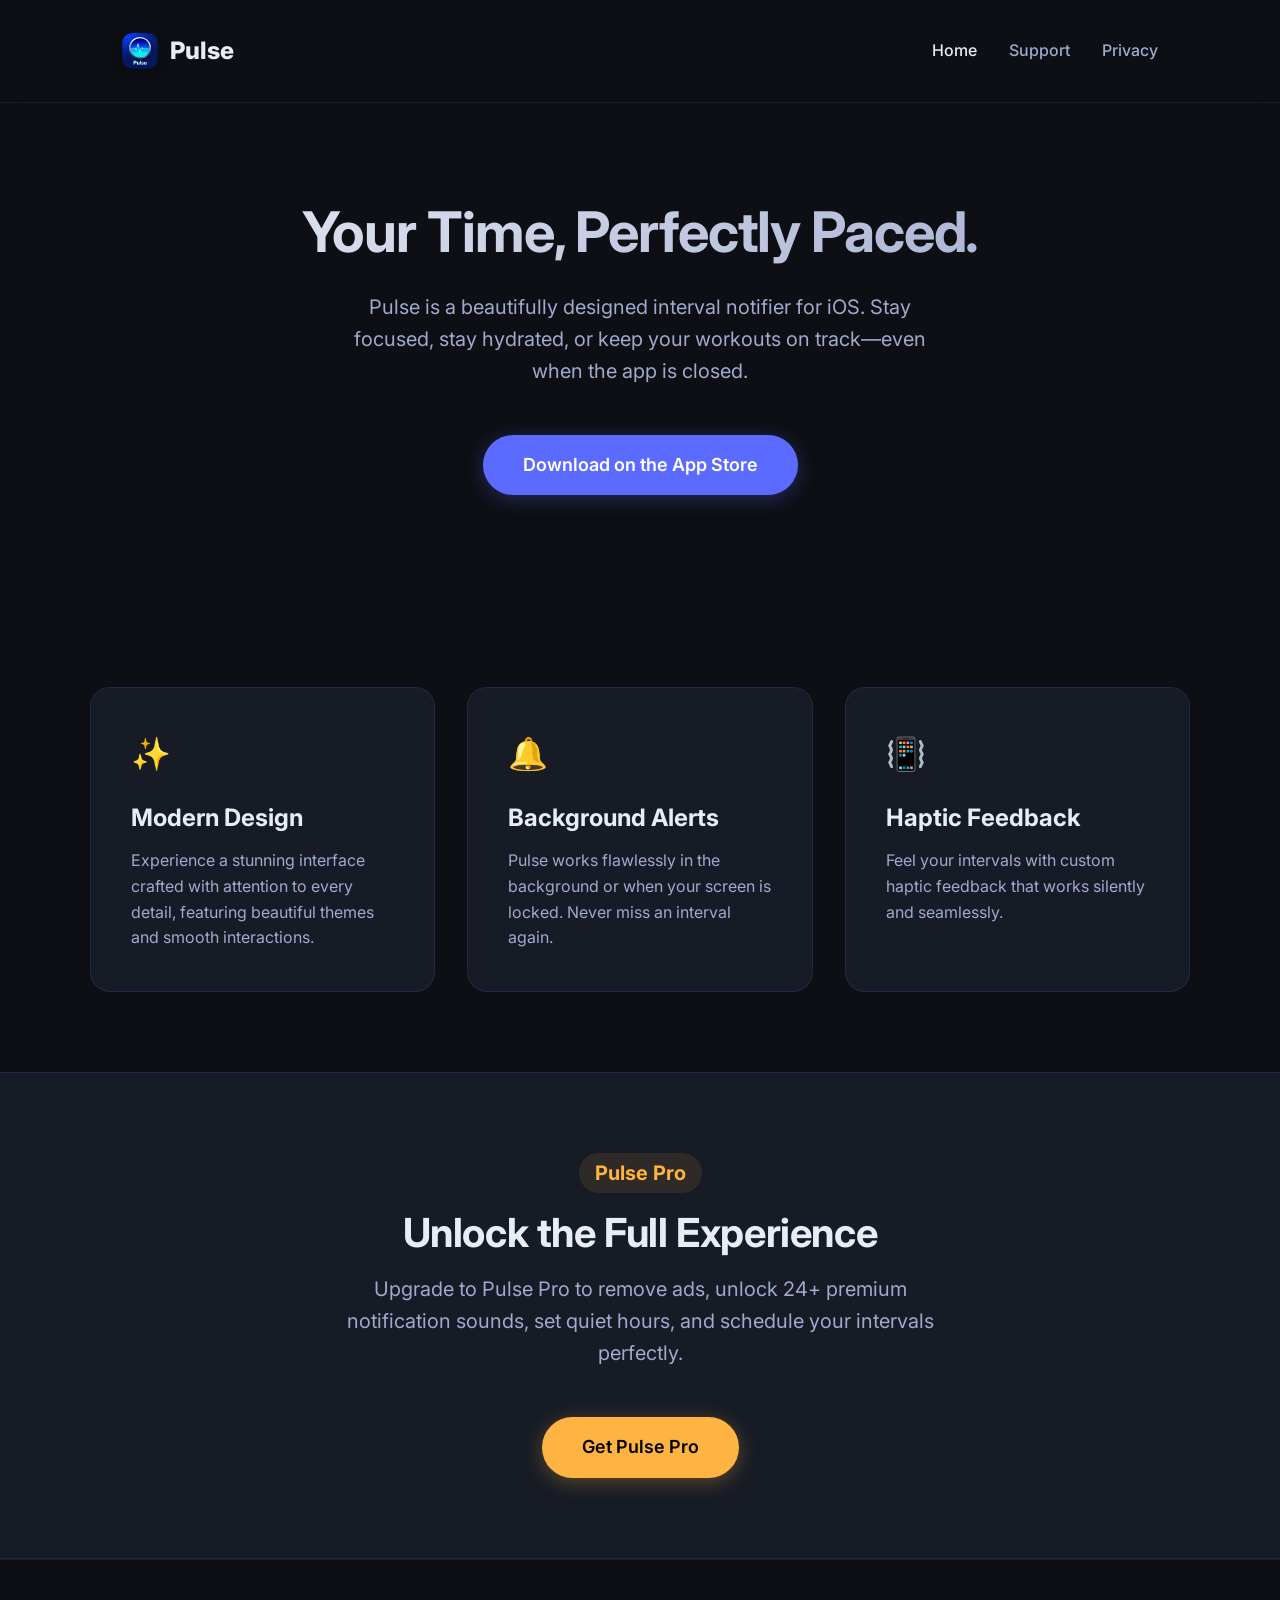
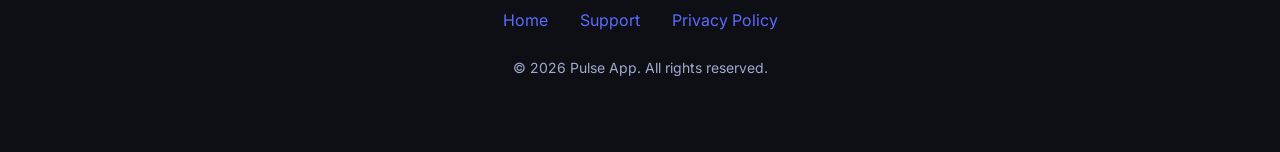
<file: index.html>
<!DOCTYPE html>
<html lang="en">
<head>
    <meta charset="UTF-8">
    <meta name="viewport" content="width=device-width, initial-scale=1.0">
    <title>Pulse - Interval Notifier</title>
    <meta name="description" content="Pulse is a modern interval notifier for iOS. Beautifully designed, completely customizable, and works perfectly in the background.">
    <link rel="stylesheet" href="styles.css">
    <link rel="icon" type="image/jpeg" href="assets/logo.jpg">
    <link href="https://fonts.googleapis.com/css2?family=Inter:wght@400;500;600;700;800&display=swap" rel="stylesheet">
</head>
<body>
    <header>
        <div class="container nav-container">
            <a href="index.html" class="logo">
                <img src="assets/logo.jpg" alt="Pulse Logo" class="logo-img"> Pulse
            </a>
            <nav class="nav-links">
                <a href="index.html" class="active">Home</a>
                <a href="support.html">Support</a>
                <a href="privacy.html">Privacy</a>
            </nav>
        </div>
    </header>

    <main>
        <section class="hero container">
            <h1>Your Time, Perfectly Paced.</h1>
            <p class="hero-subtitle">Pulse is a beautifully designed interval notifier for iOS. Stay focused, stay hydrated, or keep your workouts on track—even when the app is closed.</p>
            <a href="https://apps.apple.com/app/pulse-interval-notifier/id6764894771" class="cta-button" target="_blank" rel="noopener noreferrer">Download on the App Store</a>
        </section>

        <section class="features container">
            <div class="features-grid">
                <div class="feature-card">
                    <div class="feature-icon">✨</div>
                    <h3>Modern Design</h3>
                    <p>Experience a stunning interface crafted with attention to every detail, featuring beautiful themes and smooth interactions.</p>
                </div>
                <div class="feature-card">
                    <div class="feature-icon">🔔</div>
                    <h3>Background Alerts</h3>
                    <p>Pulse works flawlessly in the background or when your screen is locked. Never miss an interval again.</p>
                </div>
                <div class="feature-card">
                    <div class="feature-icon">📳</div>
                    <h3>Haptic Feedback</h3>
                    <p>Feel your intervals with custom haptic feedback that works silently and seamlessly.</p>
                </div>
            </div>
        </section>

        <section class="pro-section">
            <div class="container">
                <span class="pro-badge">Pulse Pro</span>
                <h2>Unlock the Full Experience</h2>
                <p class="hero-subtitle">Upgrade to Pulse Pro to remove ads, unlock 24+ premium notification sounds, set quiet hours, and schedule your intervals perfectly.</p>
                <a href="https://apps.apple.com/app/pulse-interval-notifier/id6764894771" class="cta-button" style="background-color: var(--accent-yellow); color: #000; box-shadow: 0 4px 20px rgba(255, 179, 64, 0.3);" target="_blank" rel="noopener noreferrer">Get Pulse Pro</a>
            </div>
        </section>
    </main>

    <footer>
        <div class="container">
            <div class="footer-links">
                <a href="index.html">Home</a>
                <a href="support.html">Support</a>
                <a href="privacy.html">Privacy Policy</a>
            </div>
            <p class="footer-text">© 2026 Pulse App. All rights reserved.</p>
        </div>
    </footer>
</body>
</html>
</file>
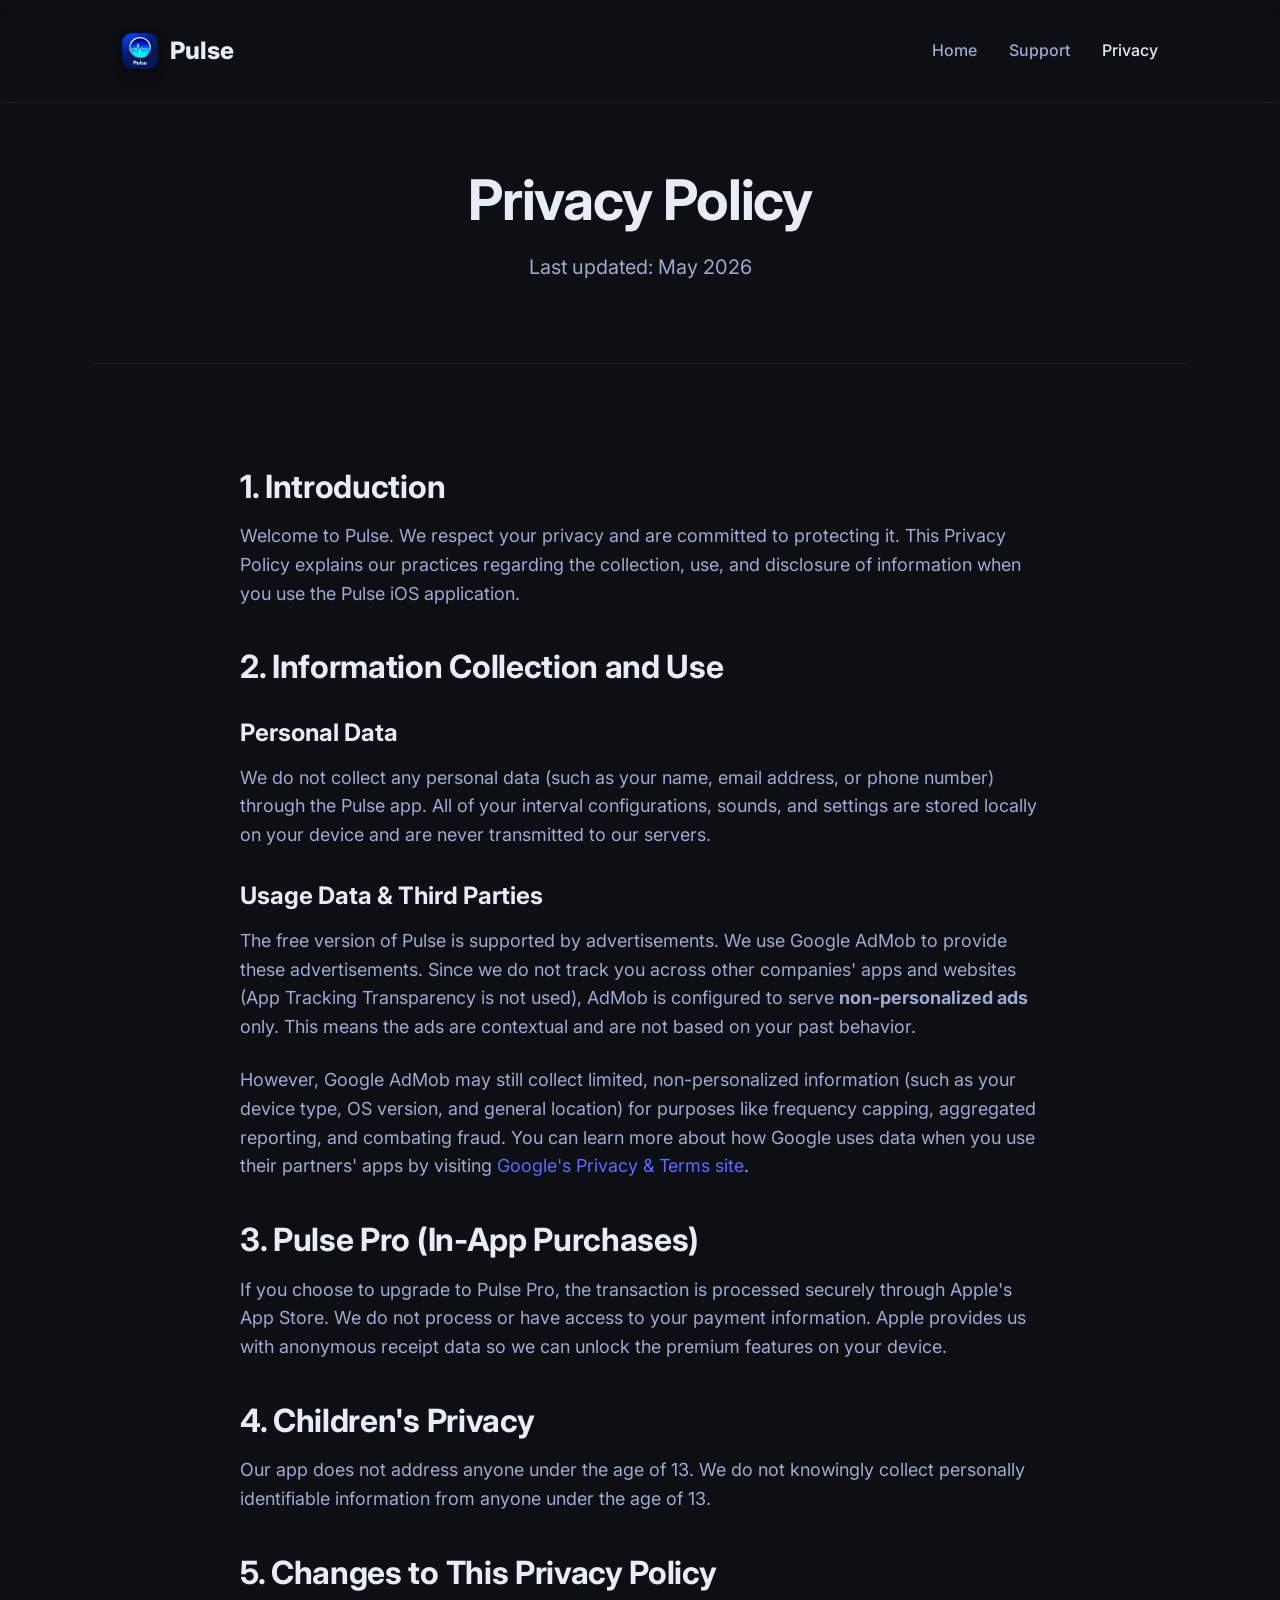
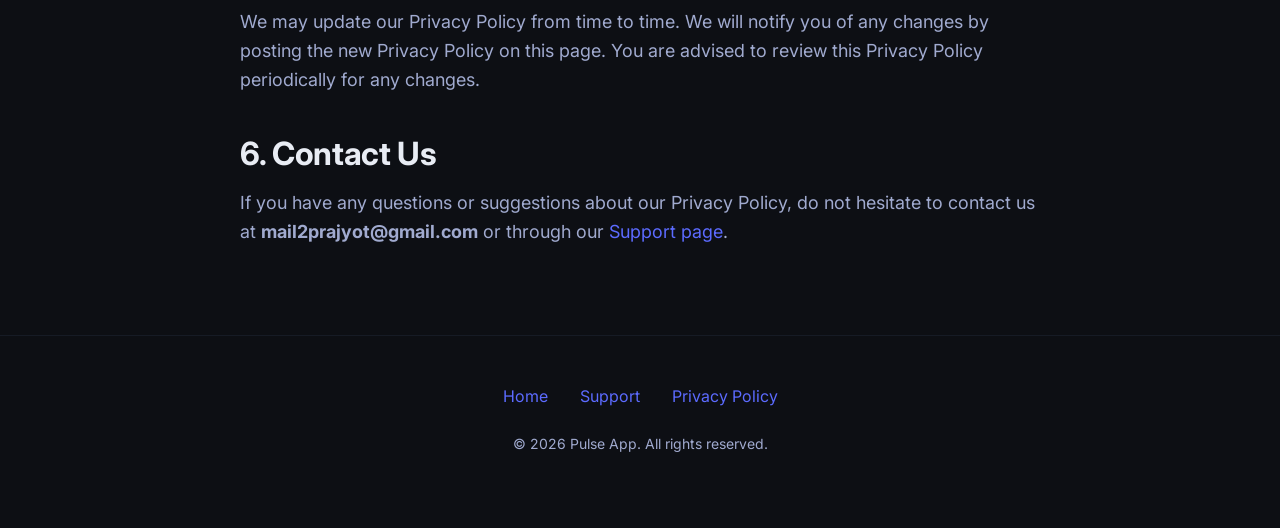
<file: privacy.html>
<!DOCTYPE html>
<html lang="en">
<head>
    <meta charset="UTF-8">
    <meta name="viewport" content="width=device-width, initial-scale=1.0">
    <title>Privacy Policy - Pulse</title>
    <meta name="description" content="Privacy Policy for the Pulse app. Learn how we handle your data.">
    <link rel="stylesheet" href="styles.css">
    <link rel="icon" type="image/jpeg" href="assets/logo.jpg">
    <link href="https://fonts.googleapis.com/css2?family=Inter:wght@400;500;600;700;800&display=swap" rel="stylesheet">
</head>
<body>
    <header>
        <div class="container nav-container">
            <a href="index.html" class="logo">
                <img src="assets/logo.jpg" alt="Pulse Logo" class="logo-img"> Pulse
            </a>
            <nav class="nav-links">
                <a href="index.html">Home</a>
                <a href="support.html">Support</a>
                <a href="privacy.html" class="active">Privacy</a>
            </nav>
        </div>
    </header>

    <main>
        <section class="page-header container">
            <h1>Privacy Policy</h1>
            <p class="hero-subtitle">Last updated: May 2026</p>
        </section>

        <section class="content-section">
            <h2>1. Introduction</h2>
            <p>Welcome to Pulse. We respect your privacy and are committed to protecting it. This Privacy Policy explains our practices regarding the collection, use, and disclosure of information when you use the Pulse iOS application.</p>

            <h2>2. Information Collection and Use</h2>
            <h3>Personal Data</h3>
            <p>We do not collect any personal data (such as your name, email address, or phone number) through the Pulse app. All of your interval configurations, sounds, and settings are stored locally on your device and are never transmitted to our servers.</p>

            <h3>Usage Data & Third Parties</h3>
            <p>The free version of Pulse is supported by advertisements. We use Google AdMob to provide these advertisements. Since we do not track you across other companies' apps and websites (App Tracking Transparency is not used), AdMob is configured to serve <strong>non-personalized ads</strong> only. This means the ads are contextual and are not based on your past behavior.</p>
            <p>However, Google AdMob may still collect limited, non-personalized information (such as your device type, OS version, and general location) for purposes like frequency capping, aggregated reporting, and combating fraud. You can learn more about how Google uses data when you use their partners' apps by visiting <a href="https://policies.google.com/technologies/partner-sites" target="_blank">Google's Privacy & Terms site</a>.</p>

            <h2>3. Pulse Pro (In-App Purchases)</h2>
            <p>If you choose to upgrade to Pulse Pro, the transaction is processed securely through Apple's App Store. We do not process or have access to your payment information. Apple provides us with anonymous receipt data so we can unlock the premium features on your device.</p>

            <h2>4. Children's Privacy</h2>
            <p>Our app does not address anyone under the age of 13. We do not knowingly collect personally identifiable information from anyone under the age of 13.</p>

            <h2>5. Changes to This Privacy Policy</h2>
            <p>We may update our Privacy Policy from time to time. We will notify you of any changes by posting the new Privacy Policy on this page. You are advised to review this Privacy Policy periodically for any changes.</p>

            <h2>6. Contact Us</h2>
            <p>If you have any questions or suggestions about our Privacy Policy, do not hesitate to contact us at <strong>mail2prajyot@gmail.com</strong> or through our <a href="support.html">Support page</a>.</p>
        </section>
    </main>

    <footer>
        <div class="container">
            <div class="footer-links">
                <a href="index.html">Home</a>
                <a href="support.html">Support</a>
                <a href="privacy.html">Privacy Policy</a>
            </div>
            <p class="footer-text">© 2026 Pulse App. All rights reserved.</p>
        </div>
    </footer>
</body>
</html>
</file>
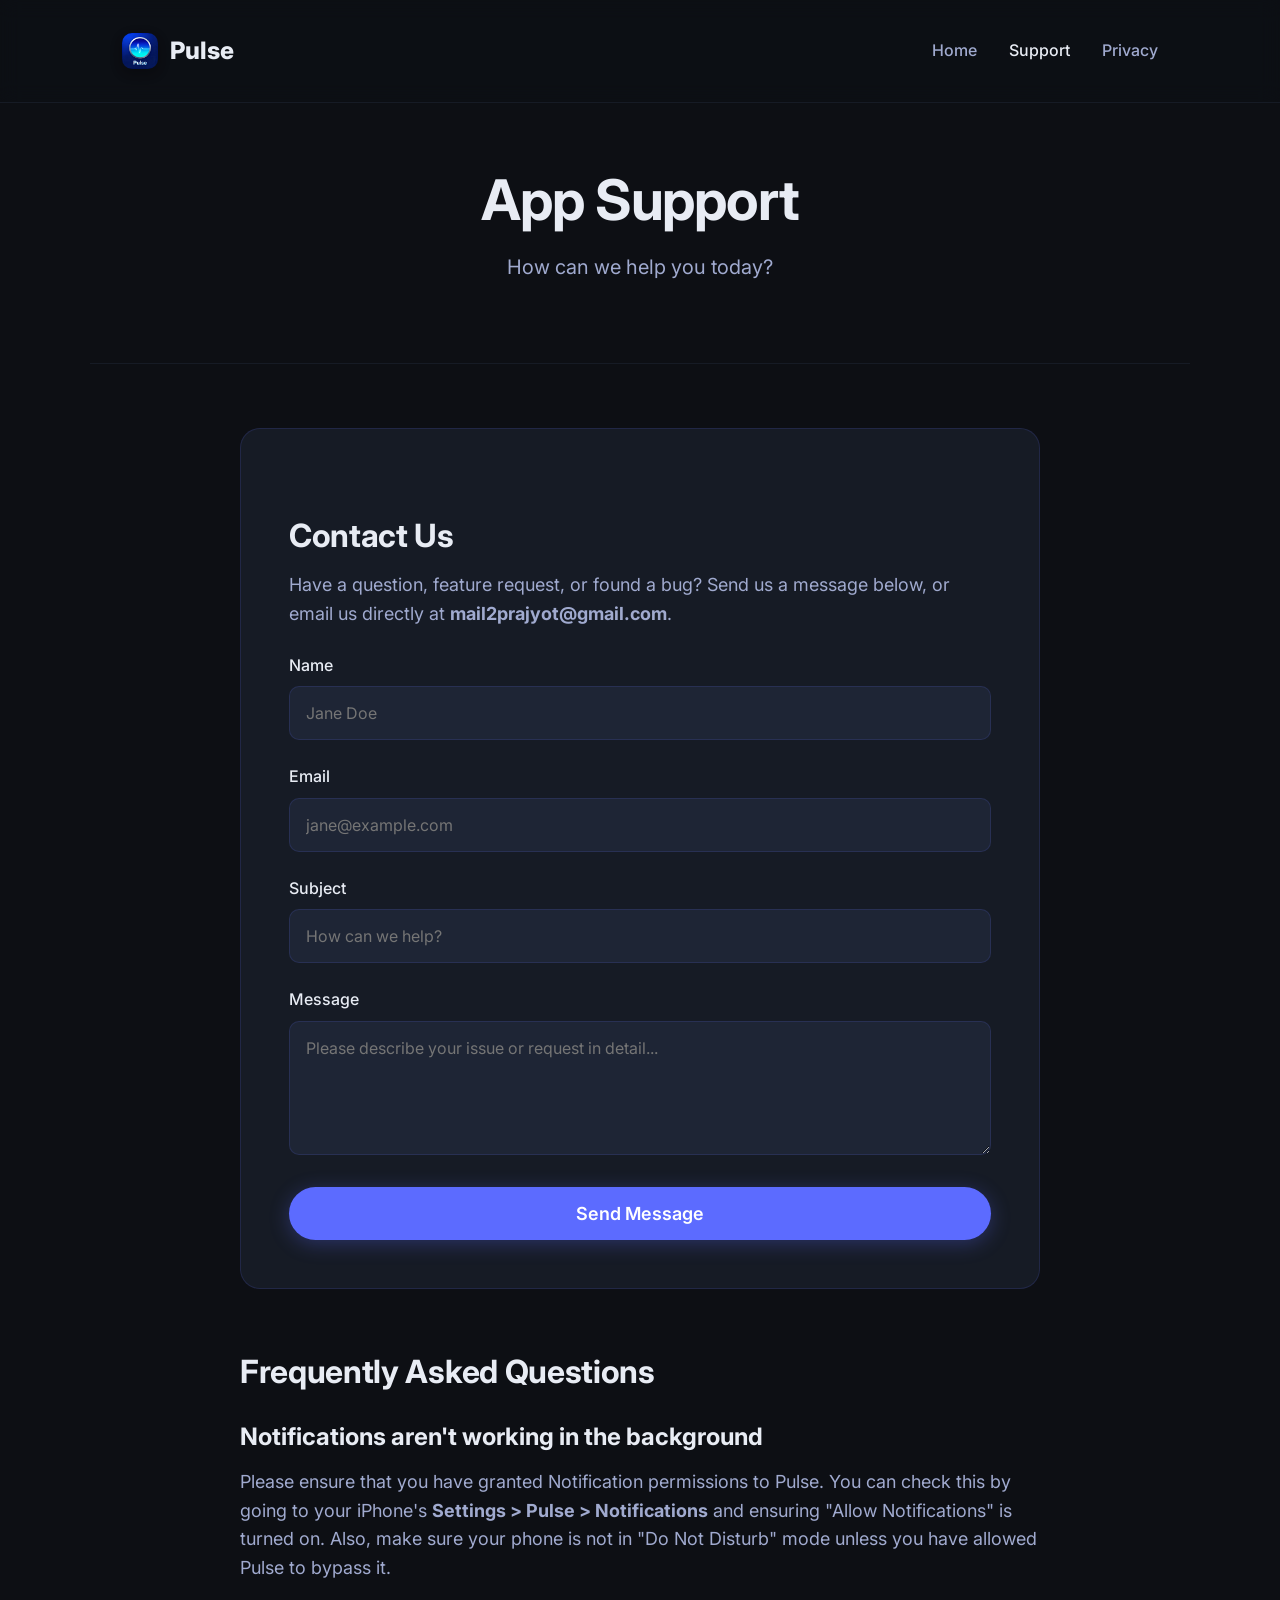
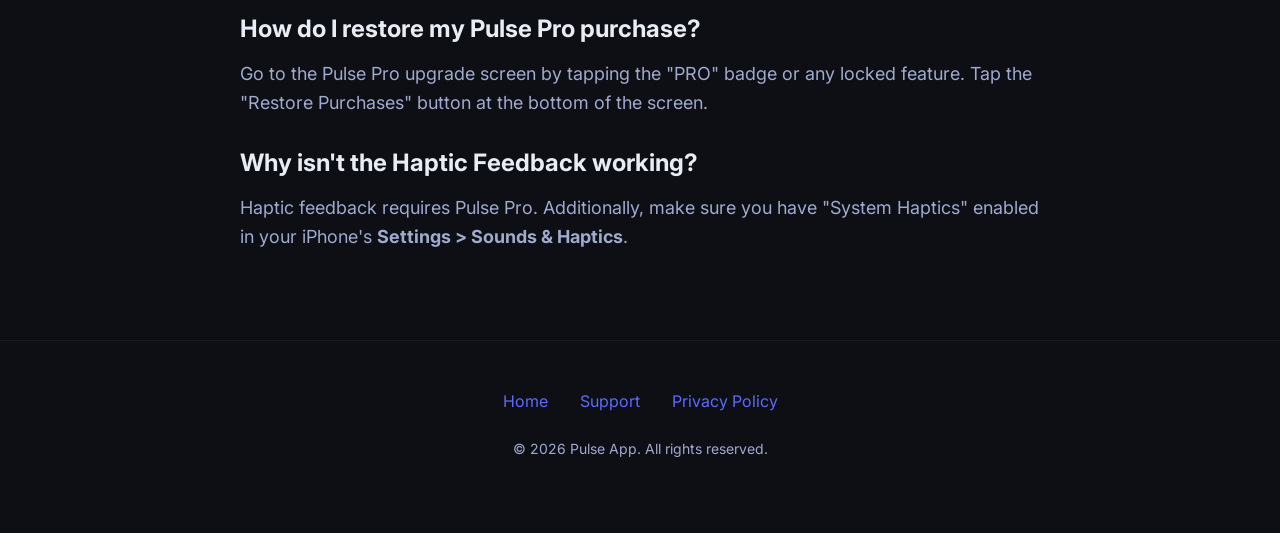
<file: support.html>
<!DOCTYPE html>
<html lang="en">
<head>
    <meta charset="UTF-8">
    <meta name="viewport" content="width=device-width, initial-scale=1.0">
    <title>Support - Pulse</title>
    <meta name="description" content="Get support for the Pulse app. Contact us for help, feature requests, or bug reports.">
    <link rel="stylesheet" href="styles.css">
    <link rel="icon" type="image/jpeg" href="assets/logo.jpg">
    <link href="https://fonts.googleapis.com/css2?family=Inter:wght@400;500;600;700;800&display=swap" rel="stylesheet">
</head>
<body>
    <header>
        <div class="container nav-container">
            <a href="index.html" class="logo">
                <img src="assets/logo.jpg" alt="Pulse Logo" class="logo-img"> Pulse
            </a>
            <nav class="nav-links">
                <a href="index.html">Home</a>
                <a href="support.html" class="active">Support</a>
                <a href="privacy.html">Privacy</a>
            </nav>
        </div>
    </header>

    <main>
        <section class="page-header container">
            <h1>App Support</h1>
            <p class="hero-subtitle">How can we help you today?</p>
        </section>

        <section class="content-section">
            <div class="support-form">
                <h2>Contact Us</h2>
                <p>Have a question, feature request, or found a bug? Send us a message below, or email us directly at <strong>mail2prajyot@gmail.com</strong>.</p>
                
                <form action="mailto:mail2prajyot@gmail.com" method="POST" enctype="text/plain">
                    <div class="form-group">
                        <label for="name">Name</label>
                        <input type="text" id="name" name="name" required placeholder="Jane Doe">
                    </div>
                    <div class="form-group">
                        <label for="email">Email</label>
                        <input type="email" id="email" name="email" required placeholder="jane@example.com">
                    </div>
                    <div class="form-group">
                        <label for="subject">Subject</label>
                        <input type="text" id="subject" name="subject" required placeholder="How can we help?">
                    </div>
                    <div class="form-group">
                        <label for="message">Message</label>
                        <textarea id="message" name="message" rows="5" required placeholder="Please describe your issue or request in detail..."></textarea>
                    </div>
                    <button type="submit" class="cta-button">Send Message</button>
                </form>
            </div>

            <h2 style="margin-top: 4rem;">Frequently Asked Questions</h2>
            
            <h3>Notifications aren't working in the background</h3>
            <p>Please ensure that you have granted Notification permissions to Pulse. You can check this by going to your iPhone's <strong>Settings > Pulse > Notifications</strong> and ensuring "Allow Notifications" is turned on. Also, make sure your phone is not in "Do Not Disturb" mode unless you have allowed Pulse to bypass it.</p>
            
            <h3>How do I restore my Pulse Pro purchase?</h3>
            <p>Go to the Pulse Pro upgrade screen by tapping the "PRO" badge or any locked feature. Tap the "Restore Purchases" button at the bottom of the screen.</p>
            
            <h3>Why isn't the Haptic Feedback working?</h3>
            <p>Haptic feedback requires Pulse Pro. Additionally, make sure you have "System Haptics" enabled in your iPhone's <strong>Settings > Sounds & Haptics</strong>.</p>
        </section>
    </main>

    <footer>
        <div class="container">
            <div class="footer-links">
                <a href="index.html">Home</a>
                <a href="support.html">Support</a>
                <a href="privacy.html">Privacy Policy</a>
            </div>
            <p class="footer-text">© 2026 Pulse App. All rights reserved.</p>
        </div>
    </footer>
</body>
</html>
</file>
<file: styles.css>
:root {
    --bg-color: #0D0F14;
    --panel-color: #161B25;
    --card-color: #1E2535;
    --text-primary: #E8ECF4;
    --text-secondary: #A0AACF;
    --accent-blue: #5C6BFF;
    --accent-blue-hover: #727fff;
    --accent-yellow: #FFB340;
    --accent-red: #FF5A52;
    --border-color: rgba(92, 107, 255, 0.15);
}

* {
    margin: 0;
    padding: 0;
    box-sizing: border-box;
}

body {
    font-family: 'Inter', -apple-system, BlinkMacSystemFont, "Segoe UI", Roboto, Helvetica, Arial, sans-serif;
    background-color: var(--bg-color);
    color: var(--text-primary);
    line-height: 1.6;
    -webkit-font-smoothing: antialiased;
}

/* Typography */
h1, h2, h3, h4 {
    font-weight: 700;
    line-height: 1.2;
    margin-bottom: 1rem;
}

h1 { font-size: 3.5rem; letter-spacing: -0.02em; }
h2 { font-size: 2.5rem; letter-spacing: -0.01em; }
p { color: var(--text-secondary); margin-bottom: 1.5rem; font-size: 1.125rem; }

a {
    color: var(--accent-blue);
    text-decoration: none;
    transition: color 0.2s ease;
}

a:hover {
    color: var(--accent-blue-hover);
}

/* Layout */
.container {
    max-width: 1100px;
    margin: 0 auto;
    padding: 0 2rem;
}

/* Header */
header {
    padding: 2rem 0;
    border-bottom: 1px solid var(--panel-color);
    background-color: rgba(13, 15, 20, 0.8);
    backdrop-filter: blur(10px);
    position: sticky;
    top: 0;
    z-index: 100;
}

.nav-container {
    display: flex;
    justify-content: space-between;
    align-items: center;
}

.logo {
    font-size: 1.5rem;
    font-weight: 800;
    color: var(--text-primary);
    display: flex;
    align-items: center;
    gap: 0.75rem;
}

.logo-img {
    width: 36px;
    height: 36px;
    border-radius: 10px;
    object-fit: cover;
    box-shadow: 0 4px 12px rgba(0, 0, 0, 0.3);
}

.logo-dot {
    display: none; /* Replaced by logo-img */
}

.nav-links {
    display: flex;
    gap: 2rem;
}

.nav-links a {
    color: var(--text-secondary);
    font-weight: 500;
}

.nav-links a:hover, .nav-links a.active {
    color: var(--text-primary);
}

/* Hero Section */
.hero {
    padding: 6rem 0 4rem;
    text-align: center;
}

.hero h1 {
    background: linear-gradient(135deg, #E8ECF4 0%, #A0AACF 100%);
    -webkit-background-clip: text;
    -webkit-text-fill-color: transparent;
    margin-bottom: 1.5rem;
}

.hero-subtitle {
    font-size: 1.25rem;
    max-width: 600px;
    margin: 0 auto 3rem;
}

.cta-button {
    display: inline-block;
    background-color: var(--accent-blue);
    color: #fff;
    padding: 1rem 2.5rem;
    border-radius: 999px;
    font-size: 1.125rem;
    font-weight: 600;
    transition: all 0.3s ease;
    box-shadow: 0 4px 20px rgba(92, 107, 255, 0.3);
}

.cta-button:hover {
    background-color: var(--accent-blue-hover);
    transform: translateY(-2px);
    box-shadow: 0 6px 25px rgba(92, 107, 255, 0.4);
    color: #fff;
}

/* Features */
.features {
    padding: 5rem 0;
}

.features-grid {
    display: grid;
    grid-template-columns: repeat(auto-fit, minmax(300px, 1fr));
    gap: 2rem;
    margin-top: 3rem;
}

.feature-card {
    background-color: var(--panel-color);
    padding: 2.5rem;
    border-radius: 20px;
    border: 1px solid var(--border-color);
    transition: transform 0.3s ease, box-shadow 0.3s ease;
}

.feature-card:hover {
    transform: translateY(-5px);
    box-shadow: 0 10px 30px rgba(0, 0, 0, 0.2);
}

.feature-icon {
    font-size: 2rem;
    color: var(--accent-blue);
    margin-bottom: 1.5rem;
}

.feature-card h3 {
    font-size: 1.5rem;
}

.feature-card p {
    font-size: 1rem;
    margin-bottom: 0;
}

/* Pro Section */
.pro-section {
    background-color: var(--panel-color);
    padding: 5rem 0;
    text-align: center;
    border-top: 1px solid var(--border-color);
    border-bottom: 1px solid var(--border-color);
}

.pro-badge {
    color: var(--accent-yellow);
    font-weight: 700;
    font-size: 1.25rem;
    margin-bottom: 1rem;
    display: inline-block;
    padding: 0.25rem 1rem;
    background-color: rgba(255, 179, 64, 0.1);
    border-radius: 999px;
}

/* Standard Content Pages (Privacy, Support) */
.page-header {
    padding: 4rem 0 2rem;
    text-align: center;
    border-bottom: 1px solid var(--panel-color);
}

.content-section {
    padding: 4rem 0;
    max-width: 800px;
    margin: 0 auto;
}

.content-section h2 {
    font-size: 2rem;
    margin-top: 2.5rem;
    color: var(--text-primary);
}

.content-section h3 {
    font-size: 1.5rem;
    margin-top: 2rem;
    color: var(--text-primary);
}

.content-section p, .content-section ul {
    margin-bottom: 1.5rem;
    color: var(--text-secondary);
}

.content-section ul {
    padding-left: 1.5rem;
}

.content-section li {
    margin-bottom: 0.5rem;
}

/* Forms */
.support-form {
    background-color: var(--panel-color);
    padding: 3rem;
    border-radius: 20px;
    border: 1px solid var(--border-color);
}

.form-group {
    margin-bottom: 1.5rem;
}

.form-group label {
    display: block;
    margin-bottom: 0.5rem;
    color: var(--text-primary);
    font-weight: 500;
}

.form-group input, .form-group textarea {
    width: 100%;
    padding: 1rem;
    background-color: var(--card-color);
    border: 1px solid var(--border-color);
    border-radius: 10px;
    color: var(--text-primary);
    font-family: inherit;
    font-size: 1rem;
    transition: border-color 0.2s ease;
}

.form-group input:focus, .form-group textarea:focus {
    outline: none;
    border-color: var(--accent-blue);
}

button[type="submit"] {
    width: 100%;
    border: none;
    cursor: pointer;
    font-family: inherit;
}

/* Footer */
footer {
    padding: 3rem 0;
    text-align: center;
    border-top: 1px solid var(--panel-color);
    margin-top: auto;
}

.footer-links {
    display: flex;
    justify-content: center;
    gap: 2rem;
    margin-bottom: 1.5rem;
}

.footer-text {
    font-size: 0.875rem;
}

/* Responsive */
@media (max-width: 768px) {
    h1 { font-size: 2.5rem; }
    h2 { font-size: 2rem; }
    
    .nav-links {
        display: none; /* simple mobile nav for now */
    }
    
    .hero {
        padding: 4rem 0 2rem;
    }
    
    .support-form {
        padding: 2rem;
    }
}
</file>
